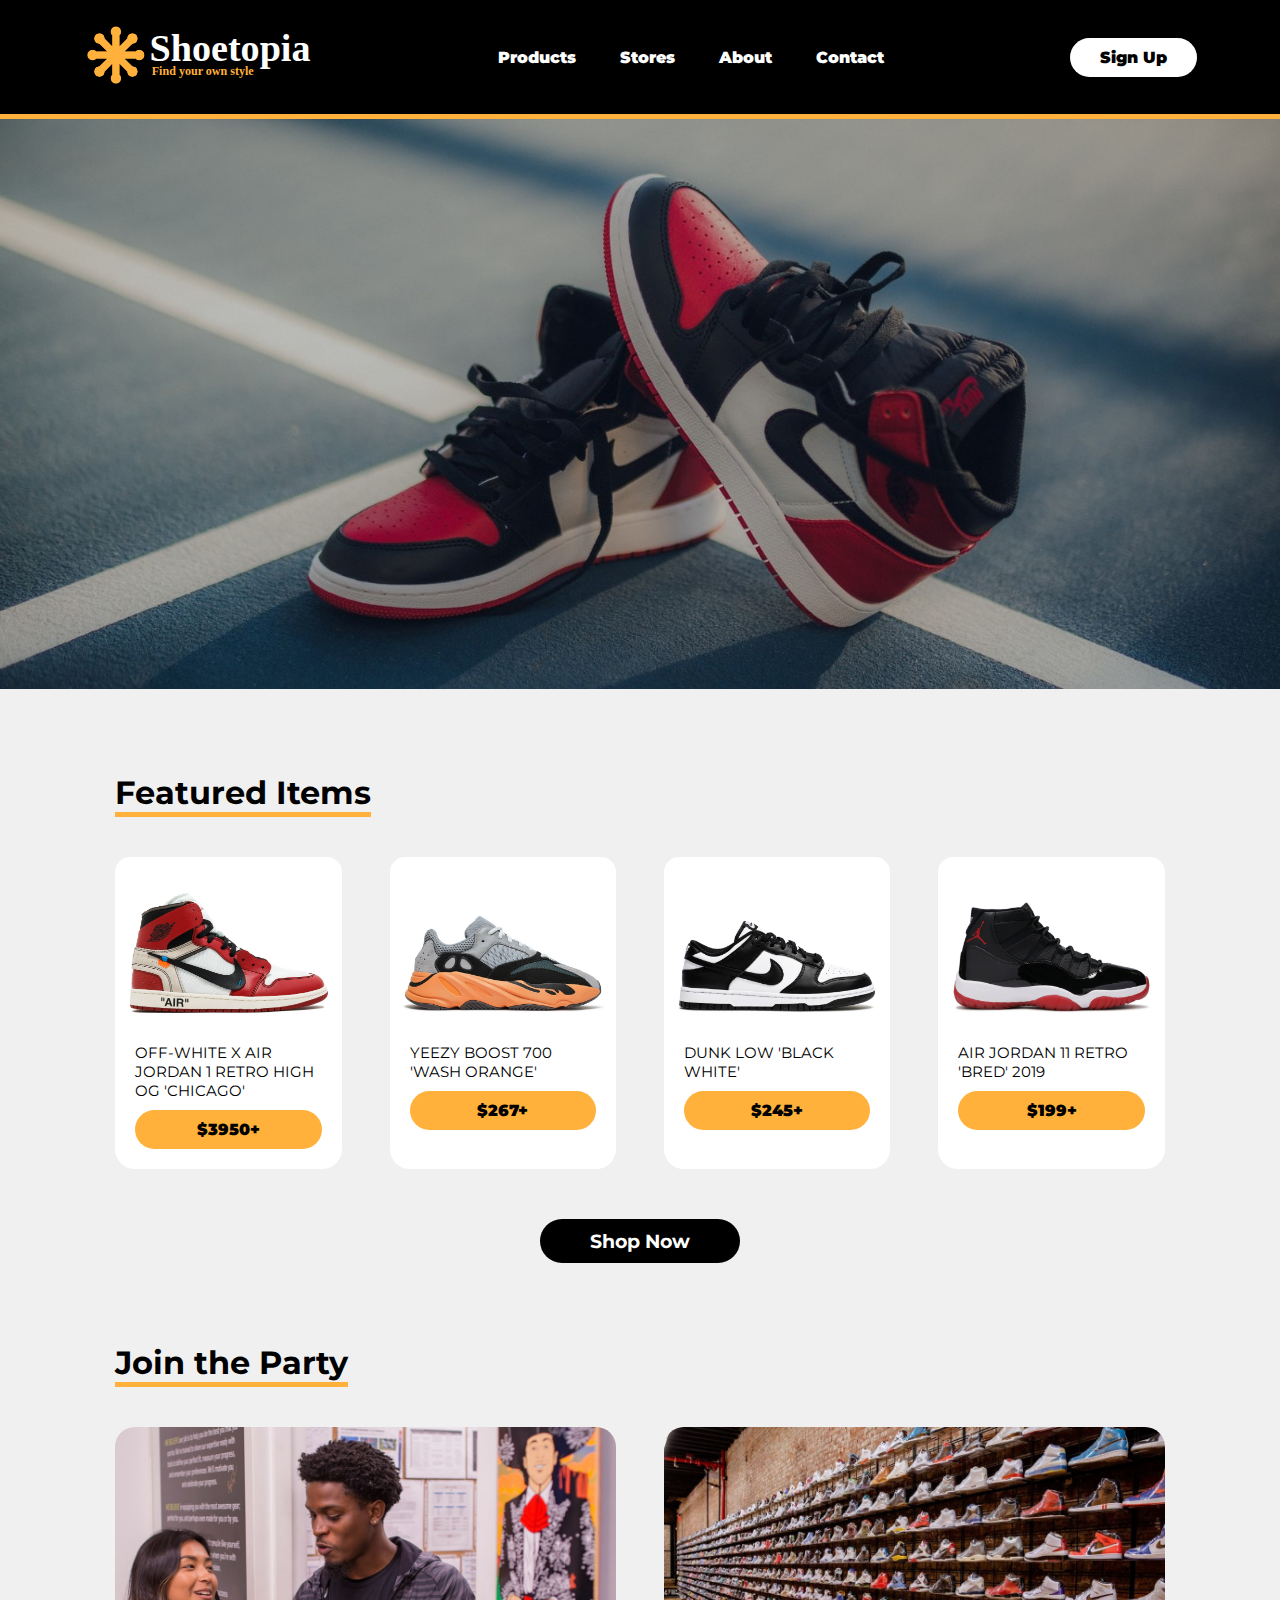
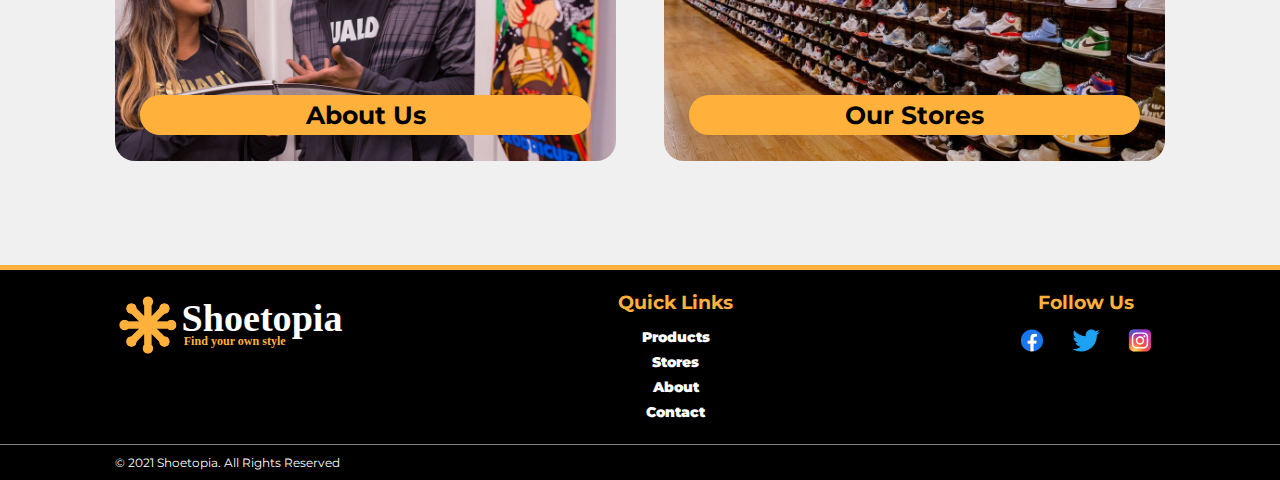
<file: index.html>
<!DOCTYPE html>
<html lang="en">

<head>
    <meta charset="utf-8">
    <meta name="viewport" content="width=device-width, initial-scale=1.0">
    <link rel="stylesheet" href="shoetopia-style.css">
    <title>Home - Shoetopia</title>
    <link rel="icon" href="images/logo/shoetopia.svg">
</head>

<body>

<!--HEADER WITH LOGO AND NAVIGATION-->

    <header>
        <a class="logo" href="#"><img src="images/logo/shoetopia_slogan.svg" alt="Logo"></a>
        <nav>
            <ul class="navigation">
                <li><a href="products.html">Products</a></li>
                <li><a href="stores.html">Stores</a></li>
                <li><a href="about.html">About</a></li>
                <li><a href="contact.html">Contact</a></li>
            </ul>
        </nav>
        <a href="signup.html" class="signup">Sign Up</a>

        <div class="dropdown">
            <img src="images/dropdown.png" alt="Dropdown Menu">
            <div class="dropdown-content">
              <a href="products.html">Products</a>
              <a href="stores.html">Stores</a>
              <a href="about.html">About</a>
              <a href="contact.html">Contact</a>
              <a href="signup.html">Sign Up</a>
            </div>
        </div>
    </header>

<!--MAIN IMAGE-->

    <div class="main">
        <picture>
            <source media="(min-width: 1600px)" srcset="images/main-img/jordan-4k.jpg">
            <source media="(min-width: 900px)" srcset="images/main-img/jordan-1080.jpg">
            <source media="(min-width: 600px)" srcset="images/main-img/jordan-hd.jpg">
            <img src="images/main-img/jordan-sdd.jpg" alt="Jordan Shoes">
        </picture>
    </div>

<!--FEATURED ITEMS-->

    <h1 class="subheading">Featured Items</h1>

    <div class="featured">
        <div class="featured_item">
            <img src="images/featured/featured1.jpg" alt="Featured Item 1">
            <div class="featured_descrip">
                <p>OFF-WHITE X AIR JORDAN 1 RETRO HIGH OG 'CHICAGO'</p>
                <a href="detail-view.html" target="_blank"><h2>$3950+</h2></a>
            </div>
        </div>
        <div class="featured_item">
            <img src="images/featured/featured2.jpg" alt="Featured Item 2">
            <div class="featured_descrip">
                <p>YEEZY BOOST 700 'WASH ORANGE'</p>
                <h2>$267+</h2>
            </div>
        </div>
        <div class="featured_item">
            <img src="images/featured/featured3.jpg" alt="Featured Item 3">
            <div class="featured_descrip">
                <p>DUNK LOW 'BLACK WHITE'</p>
                <h2>$245+</h2>
            </div>
        </div>
        <div class="featured_item">
            <img src="images/featured/featured4.jpg" alt="Featured Item 4">
            <div class="featured_descrip">
                <p>AIR JORDAN 11 RETRO 'BRED' 2019</p>
                <h2>$199+</h2>
            </div>
        </div>
    </div>

    <a class="shop-now" href="products.html"><h2>Shop Now</h2></a>

<!--OUR STORES AND ABOUT US SECTION-->

    <h1 class="subheading subheading2">Join the Party</h1>

    <div class="more">
        <div class="card">
            <img src="images/more-cards/about.jpg" alt="Two employees talking to each other">
            <a href="about.html"><h2>About Us</h2></a>
        </div>
        <div class="card">
            <img src="images/more-cards/stores.jpg" alt="A shoe store from the inside">
            <a href="stores.html"><h2>Our Stores</h2></a>
        </div>
    </div>

<!--FOOTER WITH NAVIGATION AND SOCIALS-->

    <footer>
        <picture>
            <source media="(min-width: 700px)" srcset="images/logo/shoetopia_slogan.svg">
            <source media="(min-width: 500px)" srcset="images/logo/shoetopia.svg">
            <img class="footer-logo" src="images/logo/shoetopia_slogan.svg" alt="Logo">
        </picture>

        <nav class="footerlinks">
            <h3 class="footertitles">Quick Links</h3>
            <ul>
                <li><a href="products.html">Products</a></li>
                <li><a href="stores.html">Stores</a></li>
                <li><a href="about.html">About</a></li>
                <li><a href="contact.html">Contact</a></li>
            </ul>
        </nav>

        <div class="socialmedialinks">
            <h3 class="footertitles">Follow Us</h3>
            <ul>
                <li><a href="https://www.facebook.com" target="_blank"><img src="images/socialmedia-img/facebooklogo.svg" alt="Facebook"></a></li>
                <li><a href="https://www.twitter.com" target="_blank"><img src="images/socialmedia-img/twitterlogo.svg" alt="Twitter"></a></li>
                <li><a href="https://www.instagram.com" target="_blank"><img src="images/socialmedia-img/instagramlogo.svg" alt="Instagram"></a></li>
            </ul>
        </div>
    </footer>
    <div id="copyright">
        <p>© 2021 Shoetopia. All Rights Reserved</p>
    </div>
</body>
</html>
</file>
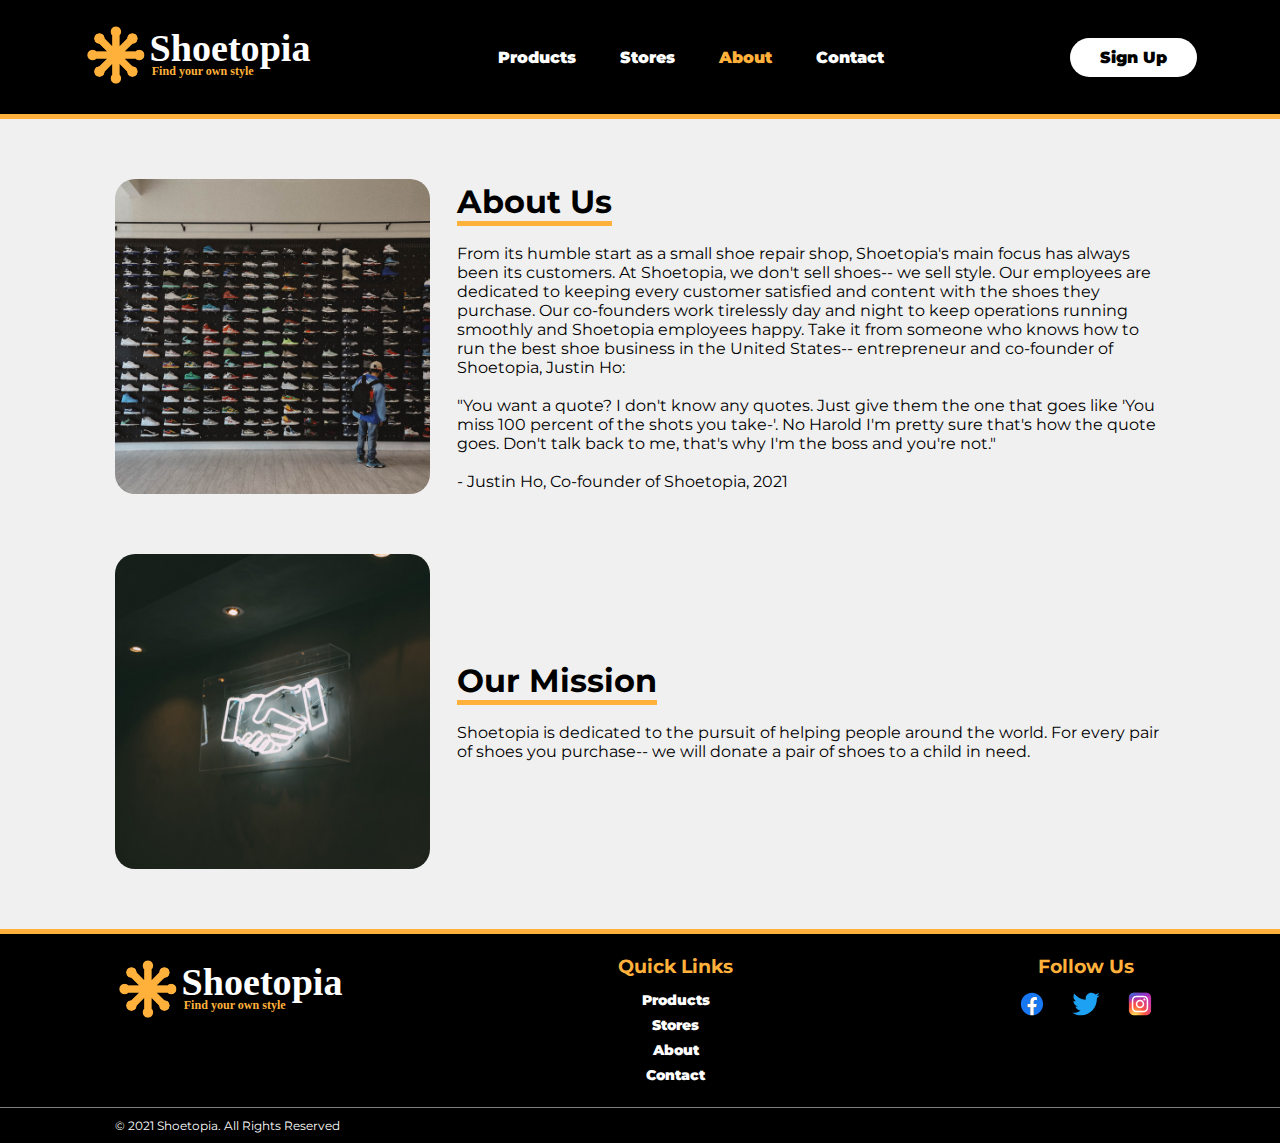
<file: about.html>
<!DOCTYPE html>
<html lang="en">

<head>
    <meta charset="utf-8">
    <meta name="viewport" content="width=device-width, initial-scale=1.0">
    <link rel="stylesheet" href="shoetopia-style.css">
    <title>About Us - Shoetopia</title>
    <link rel="icon" href="images/logo/shoetopia.svg">
</head>

<body>

<!--HEADER WITH LOGO AND NAVIGATION-->

    <header>
        <a class="logo" href="index.html"><img src="images/logo/shoetopia_slogan.svg" alt="Logo"></a>
        <nav>
            <ul class="navigation">
                <li><a href="products.html">Products</a></li>
                <li><a href="stores.html">Stores</a></li>
                <li><a href="#"><p class="reference">About</p></a></li>
                <li><a href="contact.html">Contact</a></li>
            </ul>
        </nav>
        <a href="signup.html" class="signup">Sign Up</a>

        <div class="dropdown">
            <img src="images/dropdown.png" alt="Dropdown Menu">
            <div class="dropdown-content">
              <a href="products.html">Products</a>
              <a href="stores.html">Stores</a>
              <a href="#">About</a>
              <a href="contact.html">Contact</a>
              <a href="signup.html">Sign Up</a>
            </div>
        </div>
    </header>

<!--ABOUT US AND OUR MISSION SECTIONS-->

    <div class="about-us-cards">
        <div class="about-card">
            <img src="images/about/about.jpg" alt="Shoe Store">
            <div class="content">
                <h1>About Us</h1>
                <p>From its humble start as a small shoe repair shop, Shoetopia's main focus has always been its customers. At Shoetopia, we don't sell shoes-- we sell style. Our employees are dedicated to
                keeping every customer satisfied and content with the shoes they purchase. Our co-founders work tirelessly day and night to keep operations running smoothly and Shoetopia employees happy. Take it from someone who knows how to run the best shoe business in the United States-- entrepreneur and co-founder of Shoetopia, Justin Ho:</p><br>
                <blockquote><p>"You want a quote? I don't know any quotes. Just give them the one that goes like 'You miss 100 percent of the shots you take-'. No Harold I'm pretty sure that's how the quote goes.
                Don't talk back to me, that's why I'm the boss and you're not."</p></blockquote><br>
                <p>- Justin Ho, Co-founder of Shoetopia, 2021</p>
            </div>
        </div>
        <div class="about-card">
            <img src="images/about/mission.jpg" alt="Hands Shaking">
            <div class="content">
                <h1>Our Mission</h1>
                <p>Shoetopia is dedicated to the pursuit of helping people around the world. For every pair of shoes you purchase-- we will donate a pair of shoes to a child in need.</p>
            </div>
        </div>
    </div>

<!--FOOTER WITH NAVIGATION AND SOCIALS-->

    <footer>
        <picture>
            <source media="(min-width: 700px)" srcset="images/logo/shoetopia_slogan.svg">
            <source media="(min-width: 500px)" srcset="images/logo/shoetopia.svg">
            <img class="footer-logo" src="images/logo/shoetopia_slogan.svg" alt="Logo">
        </picture>

        <nav class="footerlinks">
            <h3 class="footertitles">Quick Links</h3>
            <ul>
                <li><a href="products.html">Products</a></li>
                <li><a href="stores.html">Stores</a></li>
                <li><a href="#">About</a></li>
                <li><a href="contact.html">Contact</a></li>
            </ul>
        </nav>

        <div class="socialmedialinks">
            <h3 class="footertitles">Follow Us</h3>
            <ul>
                <li><a href="https://www.facebook.com" target="_blank"><img src="images/socialmedia-img/facebooklogo.svg" alt="Facebook"></a></li>
                <li><a href="https://www.twitter.com" target="_blank"><img src="images/socialmedia-img/twitterlogo.svg" alt="Twitter"></a></li>
                <li><a href="https://www.instagram.com" target="_blank"><img src="images/socialmedia-img/instagramlogo.svg" alt="Instagram"></a></li>
            </ul>
        </div>
    </footer>
    <div id="copyright">
        <p>© 2021 Shoetopia. All Rights Reserved</p>
    </div>
</body>
</html>
</file>
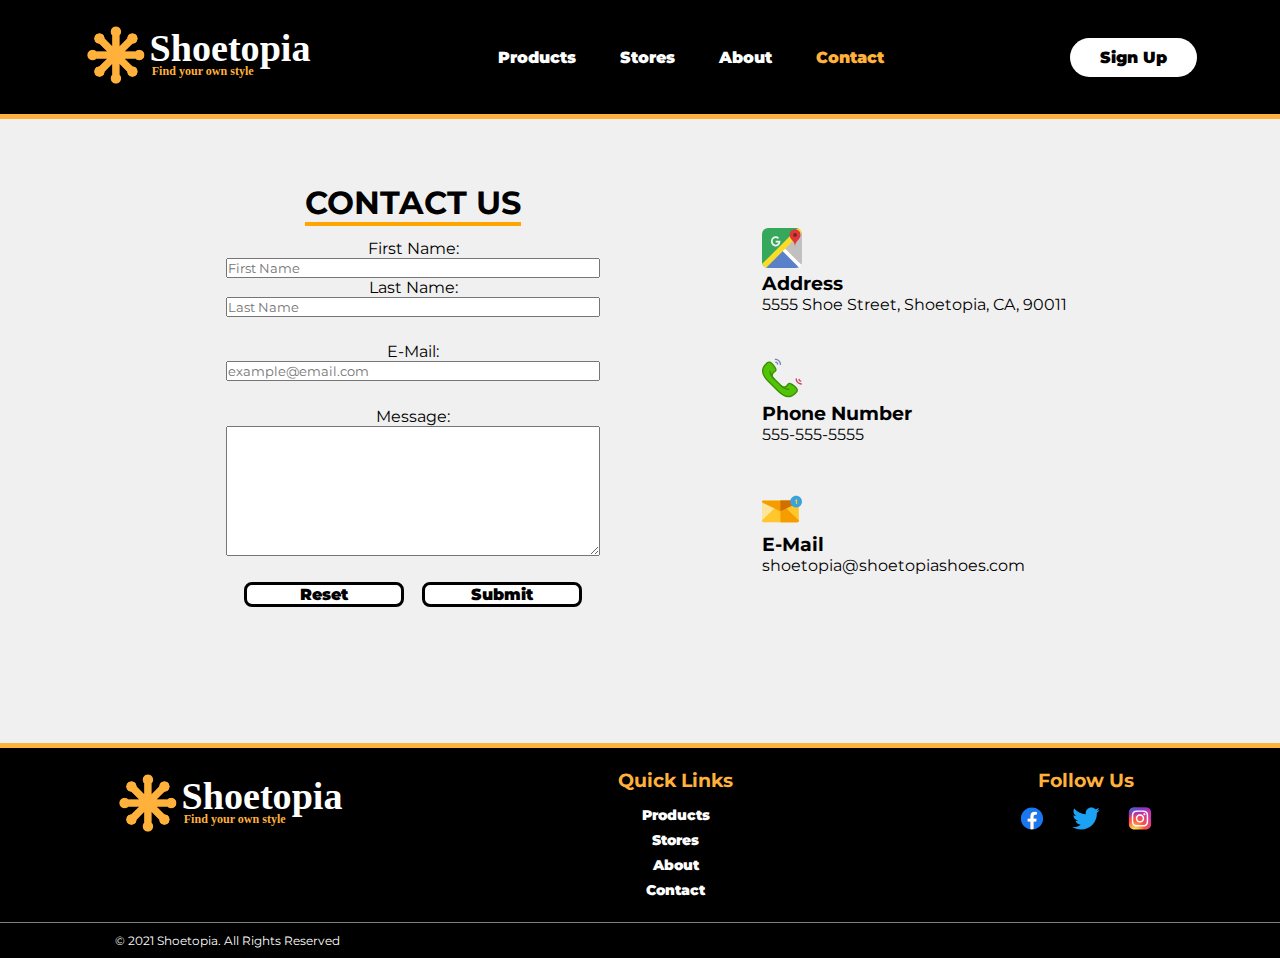
<file: contact.html>
<!DOCTYPE html>
<html lang="en">

<head>
    <meta charset="utf-8">
    <meta name="viewport" content="width=device-width, initial-scale=1.0">
    <link rel="stylesheet" href="shoetopia-style.css">
    <title>Contact Us - Shoetopia</title>
    <link rel="icon" href="images/logo/shoetopia.svg">
</head>

<body>

<!--HEADER WITH LOGO AND NAVIGATION-->

    <header>
        <a class="logo" href="index.html"><img src="images/logo/shoetopia_slogan.svg" alt="Logo"></a>
        <nav>
            <ul class="navigation">
                <li><a href="products.html">Products</a></li>
                <li><a href="stores.html">Stores</a></li>
                <li><a href="about.html">About</a></li>
                <li><a href="#"><p class="reference">Contact</p></a></li>
            </ul>
        </nav>
        <a href="signup.html" class="signup">Sign Up</a>

        <div class="dropdown">
            <img src="images/dropdown.png" alt="Dropdown Menu">
            <div class="dropdown-content">
              <a href="products.html">Products</a>
              <a href="stores.html">Stores</a>
              <a href="about.html">About</a>
              <a href="#">Contact</a>
              <a href="signup.html">Sign Up</a>
            </div>
        </div>
    </header>

    <div id="contactpagecontainer">
        <div class="contactformcontainer">

            <!--CONTACT US TEXT-->

            <div>
                <h1>CONTACT US</h1>
            </div>

            <!--CONTACT FORM-->

            <form action="https://roan-equinox-chauffeur.glitch.me/form_process" method="GET" class="contactform" target="_blank">
                <div>
                    <label for="firstname">First Name:</label>
                    <input type="text" name="firstname" placeholder="First Name" id="firstname" required>

                    <label for="lastname">Last Name:</label>
                    <input type="text" name="lastname" placeholder="Last Name" id="lastname" required>
                </div>
                
                <div>
                    <label for="email">E-Mail:</label>
                    <input type="email" name="email" id="email" placeholder="example@email.com" required>
                </div>
                
                <div>
                    <label for="message">Message:</label>
                    <textarea name="message" id="message" cols="25" rows="8" required></textarea>
                </div>

                <div id="contact-button-container">
                    <button type="reset">Reset</button>
                    <button type="submit">Submit</button>
                </div>
            </form>

        </div>

        <div class="contactinfo">
            

        <!--COMPANY'S CONTACT INFO AND RELATED ICONS-->
            
            <div>
                <img src="images/contact-icons/googlemapsicon.svg" alt="Google Maps">
                <h3>Address</h3>
                <p>5555 Shoe Street, Shoetopia, CA, 90011</p>
            </div>

            <div>
                <img src="images/contact-icons/phoneicon.svg" alt="Telephone">
                <h3>Phone Number</h3>
                <p>555-555-5555</p>
            </div>

            <div>
                <img src="images/contact-icons/email_icon.svg" alt="Mail">
                <h3>E-Mail</h3>
                <p>shoetopia@shoetopiashoes.com</p>
            </div>
        </div>
    </div>

<!--FOOTER WITH NAVIGATION AND SOCIALS-->

    <footer>
        <picture>
            <source media="(min-width: 700px)" srcset="images/logo/shoetopia_slogan.svg">
            <source media="(min-width: 500px)" srcset="images/logo/shoetopia.svg">
            <img class="footer-logo" src="images/logo/shoetopia_slogan.svg" alt="Logo">
        </picture>

        <nav class="footerlinks">
            <h3 class="footertitles">Quick Links</h3>
            <ul>
                <li><a href="products.html">Products</a></li>
                <li><a href="stores.html">Stores</a></li>
                <li><a href="about.html">About</a></li>
                <li><a href="#">Contact</a></li>
            </ul>
        </nav>

        <div class="socialmedialinks">
            <h3 class="footertitles">Follow Us</h3>
            <ul>
                <li><a href="https://www.facebook.com" target="_blank"><img src="images/socialmedia-img/facebooklogo.svg" alt="Facebook"></a></li>
                <li><a href="https://www.twitter.com" target="_blank"><img src="images/socialmedia-img/twitterlogo.svg" alt="Twitter"></a></li>
                <li><a href="https://www.instagram.com" target="_blank"><img src="images/socialmedia-img/instagramlogo.svg" alt="Instagram"></a></li>
            </ul>
        </div>
    </footer>
    <div id="copyright">
        <p>© 2021 Shoetopia. All Rights Reserved</p>
    </div>
</body>
</html>
</file>
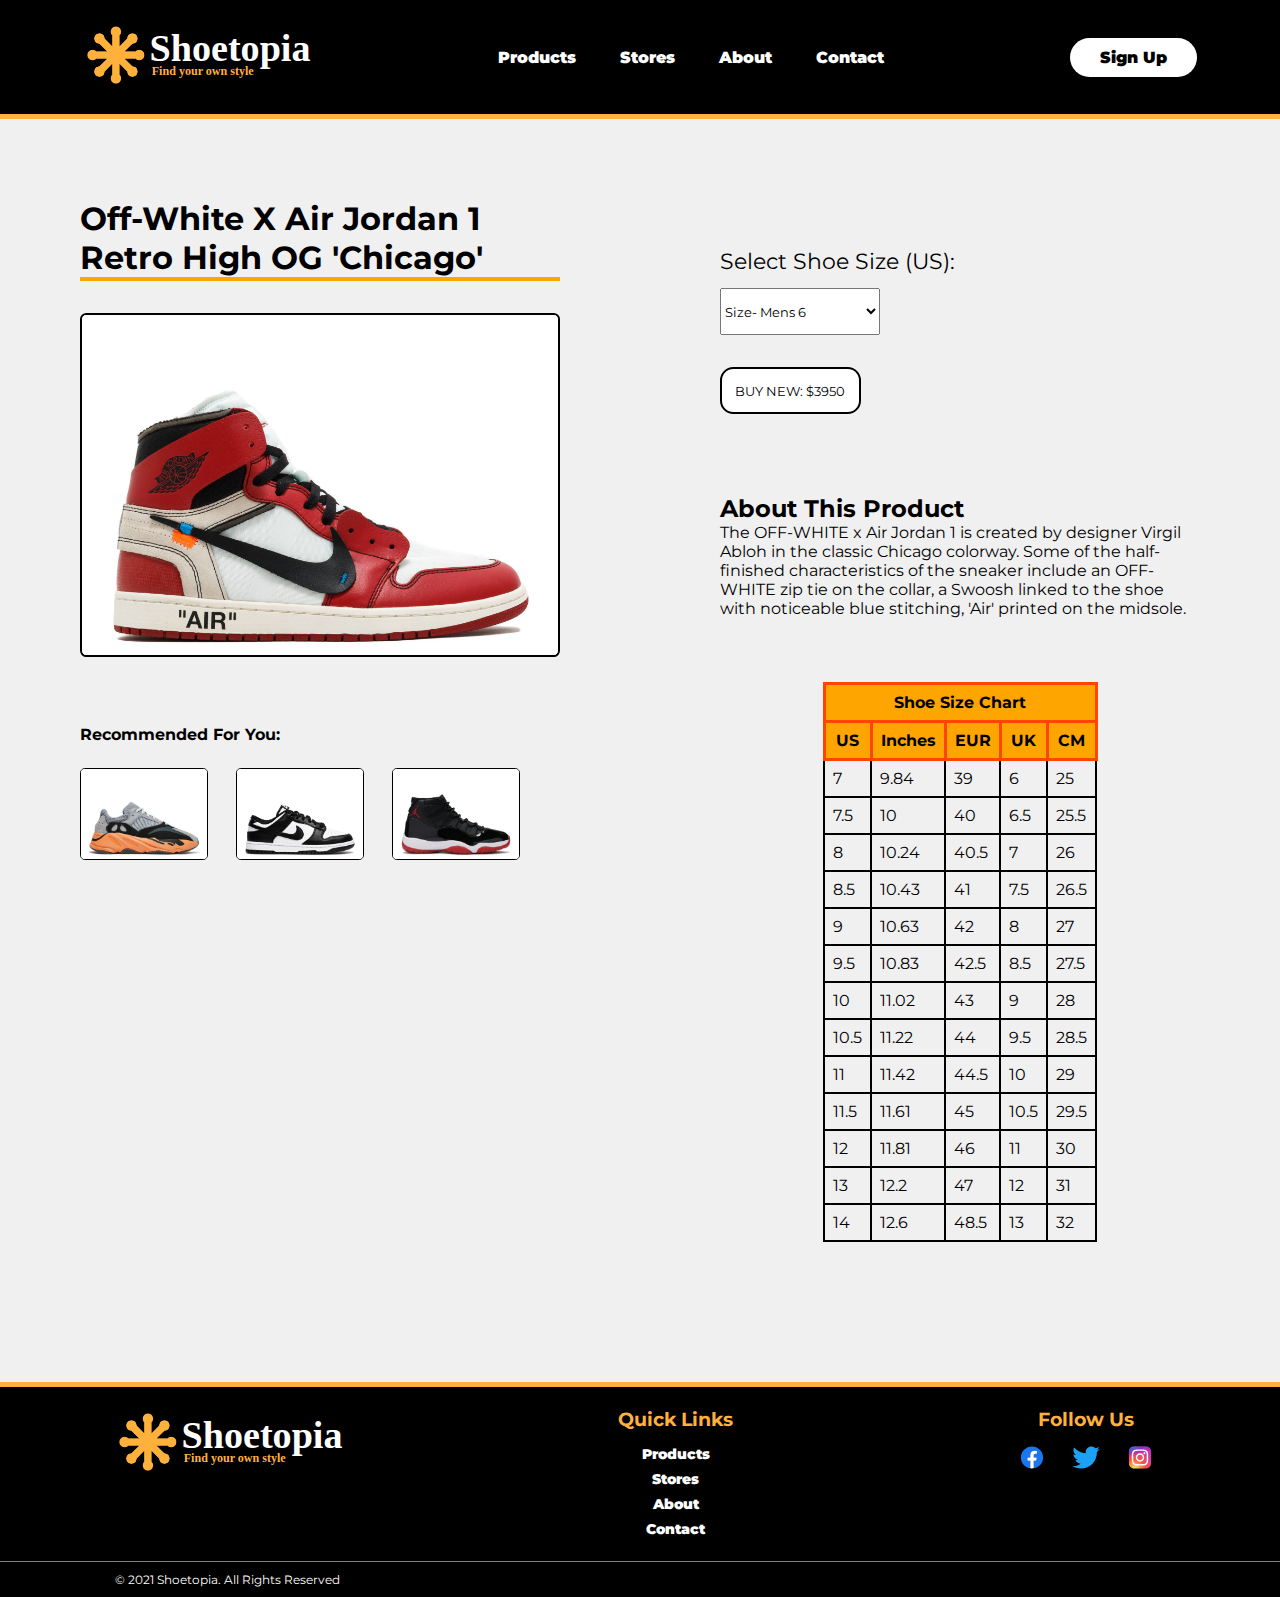
<file: detail-view.html>
<!DOCTYPE html>
<html lang="en">

<head>
    <meta charset="utf-8">
    <meta name="viewport" content="width=device-width, initial-scale=1.0">
    <link rel="stylesheet" href="shoetopia-style.css">
    <title>Off-White X Air Jordan 1 Retro High OG 'Chicago' - Shoetopia</title>
    <link rel="icon" href="images/logo/shoetopia.svg">
</head>

<body>

<!--HEADER WITH LOGO AND NAVIGATION-->

    <header>
        <a class="logo" href="index.html"><img src="images/logo/shoetopia_slogan.svg" alt="Logo"></a>
        <nav>
            <ul class="navigation">
                <li><a href="products.html">Products</a></li>
                <li><a href="stores.html">Stores</a></li>
                <li><a href="about.html">About</a></li>
                <li><a href="contact.html">Contact</a></li>
            </ul>
        </nav>
        <a href="signup.html" class="signup">Sign Up</a>

        <div class="dropdown">
            <img src="images/dropdown.png" alt="Dropdown Menu">
            <div class="dropdown-content">
              <a href="products.html">Products</a>
              <a href="stores.html">Stores</a>
              <a href="about.html">About</a>
              <a href="contact.html">Contact</a>
              <a href="signup.html">Sign Up</a>
            </div>
        </div>
    </header>

    <div class="detailedcontainer">

        <!--MAIN SHOE NAME AND IMAGE-->

        <div class="productdisplay">
            <div class="mainshoedisplay">
                <h1>Off-White X Air Jordan 1 Retro High OG 'Chicago'</h1>
                <img src="images/featured/featured1.jpg" alt="main featured shoe" id="mainshoeimg">
            </div>


        <!--RECOMMENDED SHOES IMAGES-->
        
            <div class="recommended">
                <h4>Recommended For You:</h4>
                <img src="images/featured/featured2.jpg" alt="featured shoe one">
                <img src="images/featured/featured3.jpg" alt="featured shoe two">
                <img src="images/featured/featured4.jpg" alt="featured shoe three">
            </div>
        </div>


        <!--FORM TO SELECT SHOE SIZE-->

        <div class="selection">
            <div class="sizeselect">
                <form method="GET" action="https://roan-equinox-chauffeur.glitch.me/form_process" target="_blank">
                    <label for="shoes">Select Shoe Size (US):</label>
                    <br>
                    <select name="mens-shoe" id="shoes">
                    <option value="size 6">Size- Mens 6</option>
                    <option value="size 7">Size- Mens 7</option>
                    <option value="size 8">Size- Mens 8</option>
                    <option value="size 9">Size- Mens 9</option>
                    <option value="size 10">Size- Mens 10</option>
                    <option value="size 11">Size- Mens 11</option>
                    <option value="size 12">Size- Mens 12</option>
                    <option value="size 13">Size- Mens 13</option>
                    <option value="size 14">Size- Mens 14</option>
                    <option value="size 15">Size- Mens 15</option>
                    </select>
                    <br><br>
                    <input type="submit" value="BUY NEW: $3950" id="buybutton">
                </form>
            </div>


            <!--PRODUCT DESCRIPTION-->

            <div class="product-info-container">

                <div class="productabout">
                    <h2>About This Product</h2>
                    <p>The OFF-WHITE x Air Jordan 1 is created by designer Virgil Abloh in the classic Chicago colorway. Some of the half-finished characteristics of the sneaker include an OFF-WHITE zip tie on the collar, a Swoosh linked to the shoe with noticeable blue stitching, 'Air' printed on the midsole.</p>
                </div>


            <!--TABLE FOR SHOE SIZE CONVERSION CHART--> 

                <div class="table-container">
                    <table>

                        <thead>
                            <tr>
                                <th colspan="5">Shoe Size Chart</th>
                            </tr>
                          <tr>
                            <th>US</th>
                            <th>Inches</th>
                            <th>EUR</th>
                            <th>UK</th>
                            <th>CM</th>
                          </tr>
                        </thead>
    
                        <tbody>
                          <tr>
                            <td>7</td>
                            <td>9.84</td>
                            <td>39</td>
                            <td>6</td>
                            <td>25</td>
                          </tr>
    
                          <tr>
                            <td>7.5</td>
                            <td>10</td>
                            <td>40</td>
                            <td>6.5</td>
                            <td>25.5</td>
                          </tr>
    
                          <tr>
                            <td>8</td>
                            <td>10.24</td>
                            <td>40.5</td>
                            <td>7</td>
                            <td>26</td>
                          </tr>
    
                          <tr>
                            <td>8.5</td>
                            <td>10.43</td>
                            <td>41</td>
                            <td>7.5<br></td>
                            <td>26.5</td>
                          </tr>
    
                          <tr>
                            <td>9</td>
                            <td>10.63</td>
                            <td>42</td>
                            <td>8</td>
                            <td>27</td>
                          </tr>
    
                          <tr>
                            <td>9.5</td>
                            <td>10.83</td>
                            <td>42.5</td>
                            <td>8.5</td>
                            <td>27.5</td>
                          </tr>
    
                          <tr>
                            <td>10</td>
                            <td>11.02</td>
                            <td>43</td>
                            <td>9</td>
                            <td>28</td>
                          </tr>
    
                          <tr>
                            <td>10.5</td>
                            <td>11.22</td>
                            <td>44</td>
                            <td>9.5</td>
                            <td>28.5</td>
                          </tr>
    
                          <tr>
                            <td>11</td>
                            <td>11.42</td>
                            <td>44.5</td>
                            <td>10</td>
                            <td>29</td>
                          </tr>
    
                          <tr>
                            <td>11.5</td>
                            <td>11.61</td>
                            <td>45</td>
                            <td>10.5</td>
                            <td>29.5</td>
                          </tr>
    
                          <tr>
                            <td>12</td>
                            <td>11.81</td>
                            <td>46</td>
                            <td>11</td>
                            <td>30</td>
                          </tr>
    
                          <tr>
                            <td>13</td>
                            <td>12.2</td>
                            <td>47</td>
                            <td>12</td>
                            <td>31</td>
                          </tr>
    
                          <tr>
                            <td>14</td>
                            <td>12.6</td>
                            <td>48.5</td>
                            <td>13</td>
                            <td>32</td>
                          </tr>
                        </tbody>
                    </table>
                </div>
            </div>
        </div>
    </div>

<!--FOOTER WITH NAVIGATION AND SOCIALS-->

    <footer>
        <picture>
            <source media="(min-width: 700px)" srcset="images/logo/shoetopia_slogan.svg">
            <source media="(min-width: 500px)" srcset="images/logo/shoetopia.svg">
            <img class="footer-logo" src="images/logo/shoetopia_slogan.svg" alt="Logo">
        </picture>

        <nav class="footerlinks">
            <h3 class="footertitles">Quick Links</h3>
            <ul>
                <li><a href="products.html">Products</a></li>
                <li><a href="stores.html">Stores</a></li>
                <li><a href="about.html">About</a></li>
                <li><a href="contact.html">Contact</a></li>
            </ul>
        </nav>

        <div class="socialmedialinks">
            <h3 class="footertitles">Follow Us</h3>
            <ul>
                <li><a href="https://www.facebook.com" target="_blank"><img src="images/socialmedia-img/facebooklogo.svg" alt="Facebook"></a></li>
                <li><a href="https://www.twitter.com" target="_blank"><img src="images/socialmedia-img/twitterlogo.svg" alt="Twitter"></a></li>
                <li><a href="https://www.instagram.com" target="_blank"><img src="images/socialmedia-img/instagramlogo.svg" alt="Instagram"></a></li>
            </ul>
        </div>
    </footer>
    <div id="copyright">
        <p>© 2021 Shoetopia. All Rights Reserved</p>
    </div>
</body>
</html>
</file>
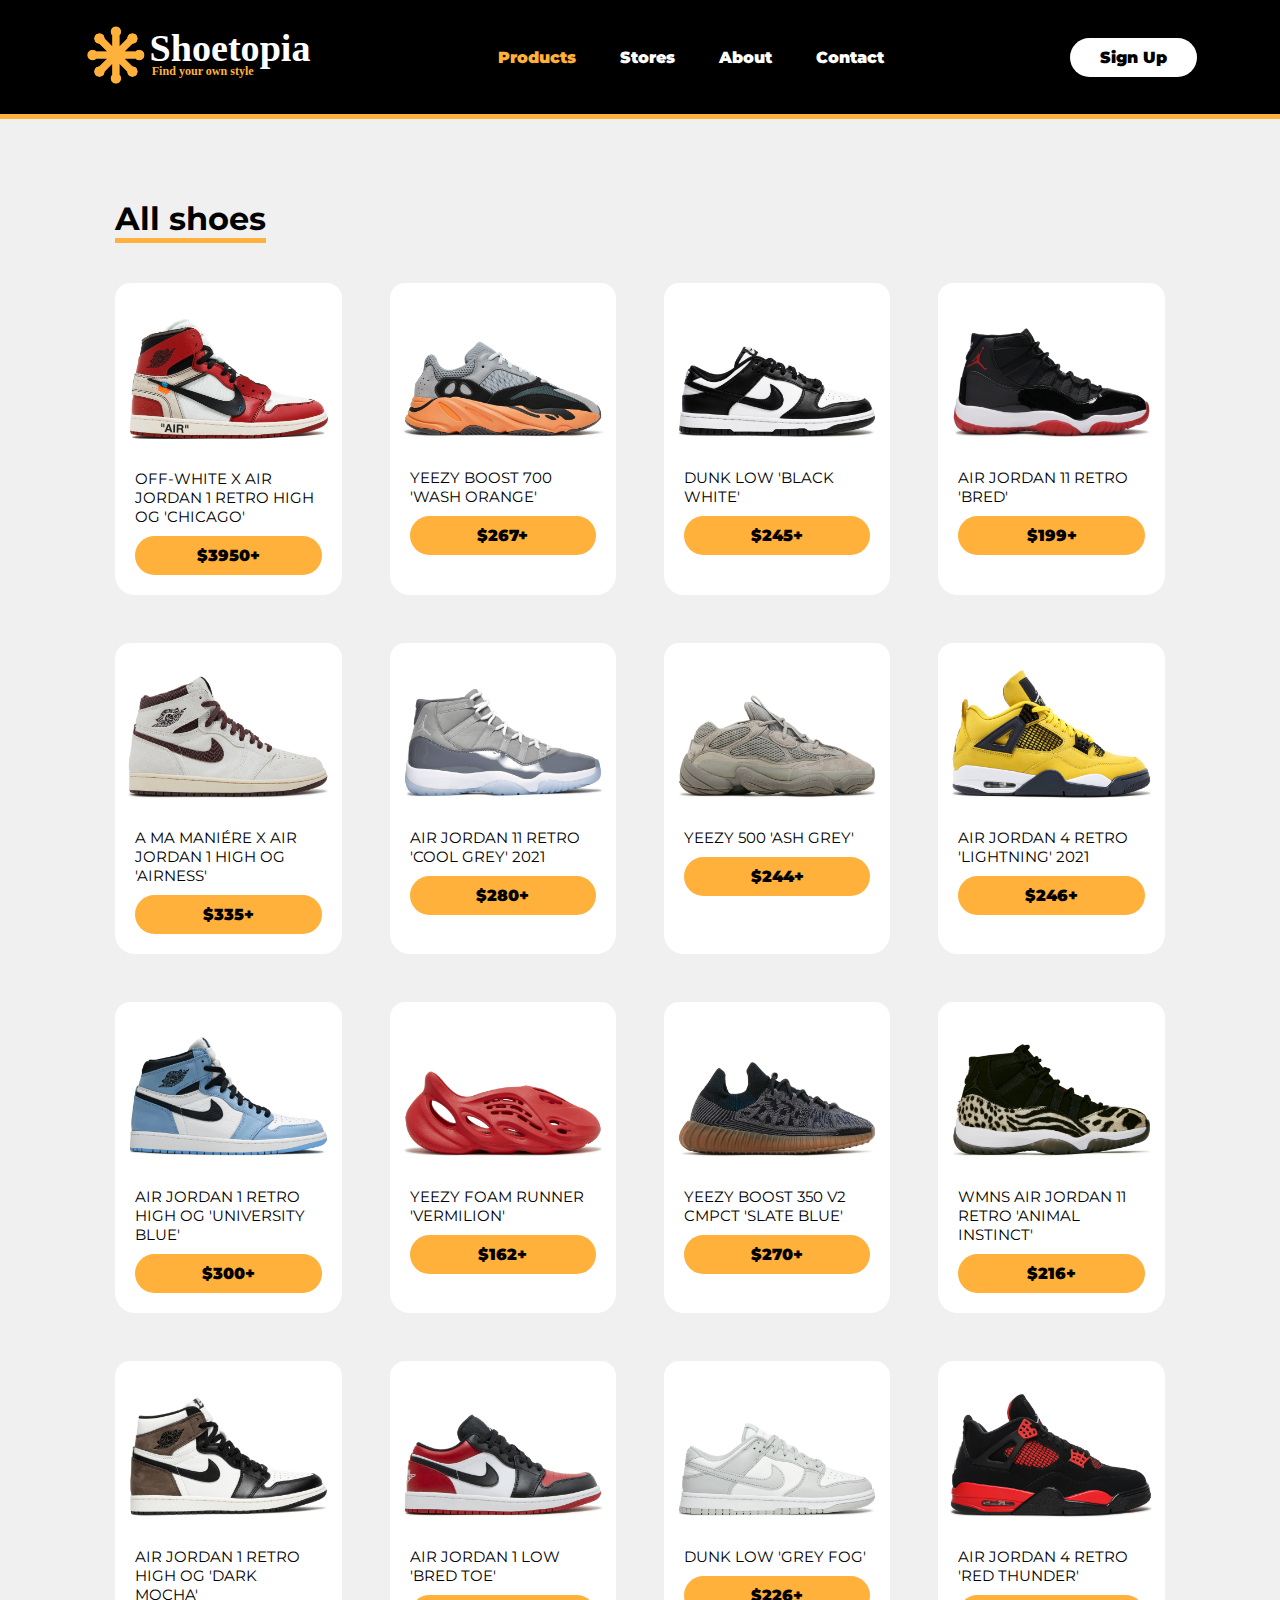
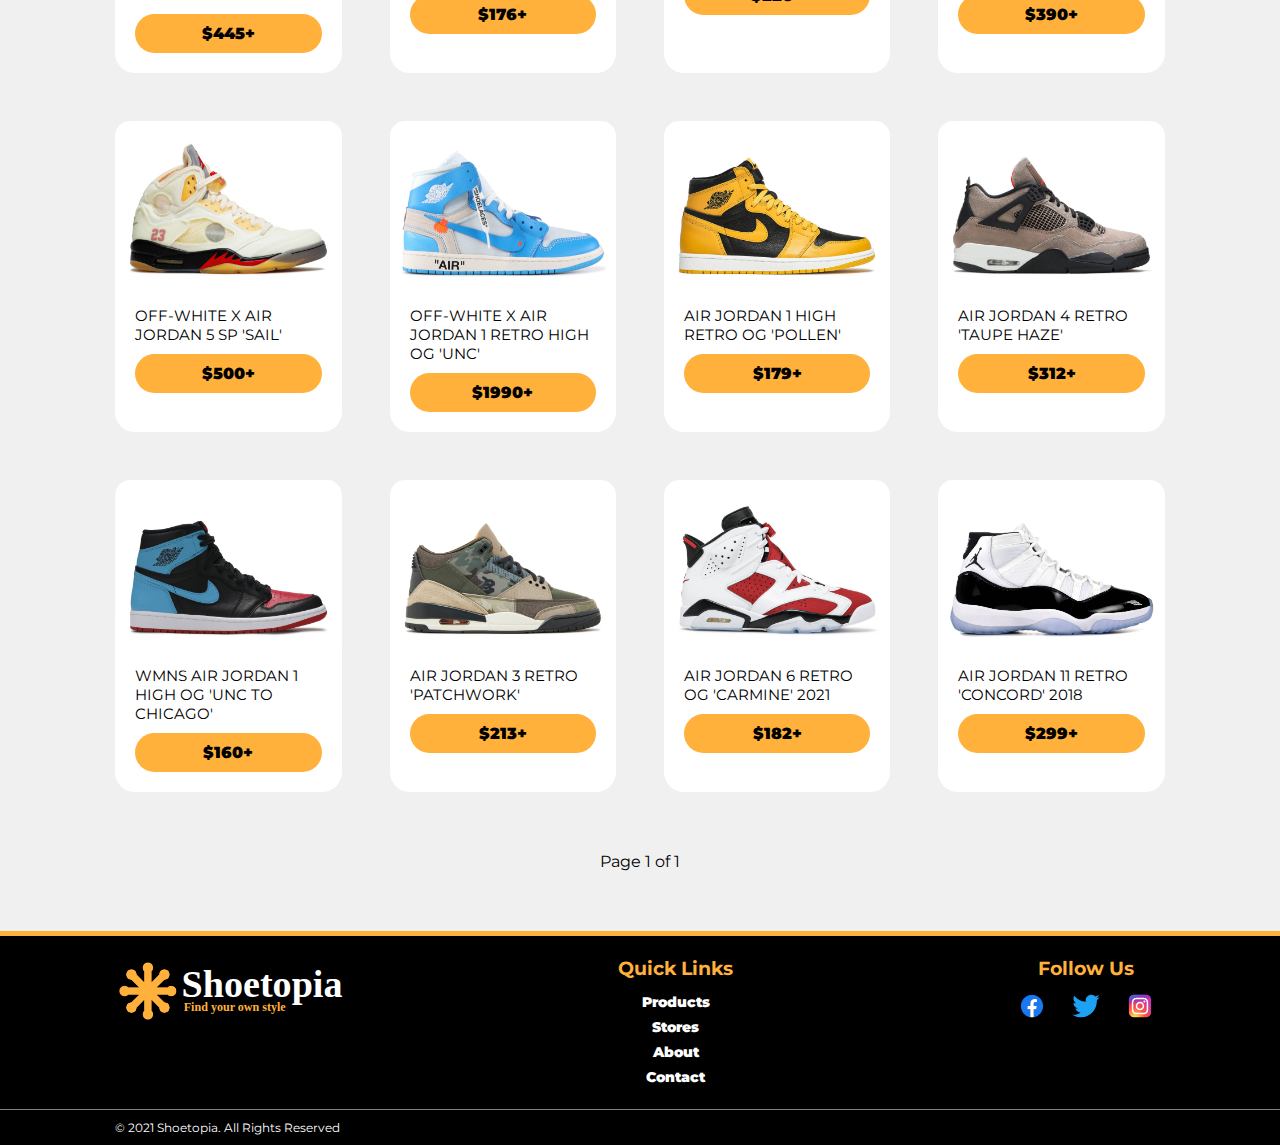
<file: products.html>
<!DOCTYPE html>
<html lang="en">

<head>
    <meta charset="utf-8">
    <meta name="viewport" content="width=device-width, initial-scale=1.0">
    <link rel="stylesheet" href="shoetopia-style.css">
    <title>Products - Shoetopia</title>
    <link rel="icon" href="images/logo/shoetopia.svg">
</head>

<body>

<!--HEADER WITH LOGO AND NAVIGATION-->

    <header>
        <a class="logo" href="index.html"><img src="images/logo/shoetopia_slogan.svg" alt="Logo"></a>
        <nav>
            <ul class="navigation">
                <li><a href="#"><p class="reference">Products</p></a></li>
                <li><a href="stores.html">Stores</a></li>
                <li><a href="about.html">About</a></li>
                <li><a href="contact.html">Contact</a></li>
            </ul>
        </nav>
        <a href="signup.html" class="signup">Sign Up</a>

        <div class="dropdown">
            <img src="images/dropdown.png" alt="Dropdown Menu">
            <div class="dropdown-content">
              <a href="#">Products</a>
              <a href="stores.html">Stores</a>
              <a href="about.html">About</a>
              <a href="contact.html">Contact</a>
              <a href="signup.html">Sign Up</a>
            </div>
        </div>
    </header>

<!--ALL PRODUCTS WITH DESCRIPTION AND PRICE TAGS-->

    <h1 class="subheading">All shoes</h1>

    <div class="featured">
        <div class="featured_item">
            <img src="images/featured/featured1.jpg" alt="Featured Item 1">
            <div class="featured_descrip">
                <p>OFF-WHITE X AIR JORDAN 1 RETRO HIGH OG 'CHICAGO'</p>
                <a href="detail-view.html" target="_blank"><h2>$3950+</h2></a>
            </div>
        </div>
        <div class="featured_item">
            <img src="images/featured/featured2.jpg" alt="Featured Item 2">
            <div class="featured_descrip">
                <p>YEEZY BOOST 700 'WASH ORANGE'</p>
                <h2>$267+</h2>
            </div>
        </div>
        <div class="featured_item">
            <img src="images/featured/featured3.jpg" alt="Featured Item 3">
            <div class="featured_descrip">
                <p>DUNK LOW 'BLACK WHITE'</p>
                <h2>$245+</h2>
            </div>
        </div>
        <div class="featured_item">
            <img src="images/featured/featured4.jpg" alt="Featured Item 4">
            <div class="featured_descrip">
                <p>AIR JORDAN 11 RETRO 'BRED'</p>
                <h2>$199+</h2>
            </div>
        </div>
        <div class="featured_item">
            <img src="images/featured/featured5.jpg" alt="Featured Item 5">
            <div class="featured_descrip">
                <p>A MA MANIÉRE X AIR JORDAN 1 HIGH OG 'AIRNESS'</p>
                <h2>$335+</h2>
            </div>
        </div>
        <div class="featured_item">
            <img src="images/featured/featured6.jpg" alt="Featured Item 6">
            <div class="featured_descrip">
                <p>AIR JORDAN 11 RETRO 'COOL GREY' 2021</p>
                <h2>$280+</h2>
            </div>
        </div>
        <div class="featured_item">
            <img src="images/featured/featured7.jpg" alt="Featured Item 7">
            <div class="featured_descrip">
                <p>YEEZY 500 'ASH GREY'</p>
                <h2>$244+</h2>
            </div>
        </div>
        <div class="featured_item">
            <img src="images/featured/featured8.jpg" alt="Featured Item 8">
            <div class="featured_descrip">
                <p>AIR JORDAN 4 RETRO 'LIGHTNING' 2021</p>
                <h2>$246+</h2>
            </div>
        </div>
        <div class="featured_item">
            <img src="images/featured/featured9.jpg" alt="Featured Item 9">
            <div class="featured_descrip">
                <p>AIR JORDAN 1 RETRO HIGH OG 'UNIVERSITY BLUE'</p>
                <h2>$300+</h2>
            </div>
        </div>
        <div class="featured_item">
            <img src="images/featured/featured10.jpg" alt="Featured Item 10">
            <div class="featured_descrip">
                <p>YEEZY FOAM RUNNER 'VERMILION'</p>
                <h2>$162+</h2>
            </div>
        </div>
        <div class="featured_item">
            <img src="images/featured/featured11.jpg" alt="Featured Item 11">
            <div class="featured_descrip">
                <p>YEEZY BOOST 350 V2 CMPCT 'SLATE BLUE'</p>
                <h2>$270+</h2>
            </div>
        </div>
        <div class="featured_item">
            <img src="images/featured/featured12.jpg" alt="Featured Item 12">
            <div class="featured_descrip">
                <p>WMNS AIR JORDAN 11 RETRO 'ANIMAL INSTINCT'</p>
                <h2>$216+</h2>
            </div>
        </div>
        <div class="featured_item">
            <img src="images/featured/featured13.jpg" alt="Featured Item 13">
            <div class="featured_descrip">
                <p>AIR JORDAN 1 RETRO HIGH OG 'DARK MOCHA'</p>
                <h2>$445+</h2>
            </div>
        </div>
        <div class="featured_item">
            <img src="images/featured/featured14.jpg" alt="Featured Item 14">
            <div class="featured_descrip">
                <p>AIR JORDAN 1 LOW 'BRED TOE'</p>
                <h2>$176+</h2>
            </div>
        </div>
        <div class="featured_item">
            <img src="images/featured/featured15.jpg" alt="Featured Item 15">
            <div class="featured_descrip">
                <p>DUNK LOW 'GREY FOG'</p>
                <h2>$226+</h2>
            </div>
        </div>
        <div class="featured_item">
            <img src="images/featured/featured16.jpg" alt="Featured Item 16">
            <div class="featured_descrip">
                <p>AIR JORDAN 4 RETRO 'RED THUNDER'</p>
                <h2>$390+</h2>
            </div>
        </div>
        <div class="featured_item">
            <img src="images/featured/featured17.jpg" alt="Featured Item 17">
            <div class="featured_descrip">
                <p>OFF-WHITE X AIR JORDAN 5 SP 'SAIL'</p>
                <h2>$500+</h2>
            </div>
        </div>
        <div class="featured_item">
            <img src="images/featured/featured18.jpg" alt="Featured Item 18">
            <div class="featured_descrip">
                <p>OFF-WHITE X AIR JORDAN 1 RETRO HIGH OG 'UNC'</p>
                <h2>$1990+</h2>
            </div>
        </div>
        <div class="featured_item">
            <img src="images/featured/featured19.jpg" alt="Featured Item 19">
            <div class="featured_descrip">
                <p>AIR JORDAN 1 HIGH RETRO OG 'POLLEN'</p>
                <h2>$179+</h2>
            </div>
        </div>
        <div class="featured_item">
            <img src="images/featured/featured20.jpg" alt="Featured Item 20">
            <div class="featured_descrip">
                <p>AIR JORDAN 4 RETRO 'TAUPE HAZE'</p>
                <h2>$312+</h2>
            </div>
        </div>
        <div class="featured_item">
            <img src="images/featured/featured21.jpg" alt="Featured Item 21">
            <div class="featured_descrip">
                <p>WMNS AIR JORDAN 1 HIGH OG 'UNC TO CHICAGO'</p>
                <h2>$160+</h2>
            </div>
        </div>
        <div class="featured_item">
            <img src="images/featured/featured22.jpg" alt="Featured Item 22">
            <div class="featured_descrip">
                <p>AIR JORDAN 3 RETRO 'PATCHWORK'</p>
                <h2>$213+</h2>
            </div>
        </div>
        <div class="featured_item">
            <img src="images/featured/featured23.jpg" alt="Featured Item 23">
            <div class="featured_descrip">
                <p>AIR JORDAN 6 RETRO OG 'CARMINE' 2021</p>
                <h2>$182+</h2>
            </div>
        </div>
        <div class="featured_item">
            <img src="images/featured/featured24.jpg" alt="Featured Item 24">
            <div class="featured_descrip">
                <p>AIR JORDAN 11 RETRO 'CONCORD' 2018</p>
                <h2>$299+</h2>
            </div>
        </div>
    </div>

    <div class="pages">
        <p>Page 1 of 1</p>
    </div>

<!--FOOTER WITH NAVIGATION AND SOCIALS-->

    <footer>
        <picture>
            <source media="(min-width: 700px)" srcset="images/logo/shoetopia_slogan.svg">
            <source media="(min-width: 500px)" srcset="images/logo/shoetopia.svg">
            <img class="footer-logo" src="images/logo/shoetopia_slogan.svg" alt="Logo">
        </picture>

        <nav class="footerlinks">
            <h3 class="footertitles">Quick Links</h3>
            <ul>
                <li><a href="#">Products</a></li>
                <li><a href="stores.html">Stores</a></li>
                <li><a href="about.html">About</a></li>
                <li><a href="contact.html">Contact</a></li>
            </ul>
        </nav>

        <div class="socialmedialinks">
            <h3 class="footertitles">Follow Us</h3>
            <ul>
                <li><a href="https://www.facebook.com" target="_blank"><img src="images/socialmedia-img/facebooklogo.svg" alt="Facebook"></a></li>
                <li><a href="https://www.twitter.com" target="_blank"><img src="images/socialmedia-img/twitterlogo.svg" alt="Twitter"></a></li>
                <li><a href="https://www.instagram.com" target="_blank"><img src="images/socialmedia-img/instagramlogo.svg" alt="Instagram"></a></li>
            </ul>
        </div>
    </footer>
    <div id="copyright">
        <p>© 2021 Shoetopia. All Rights Reserved</p>
    </div>
</body>
</html>
</file>
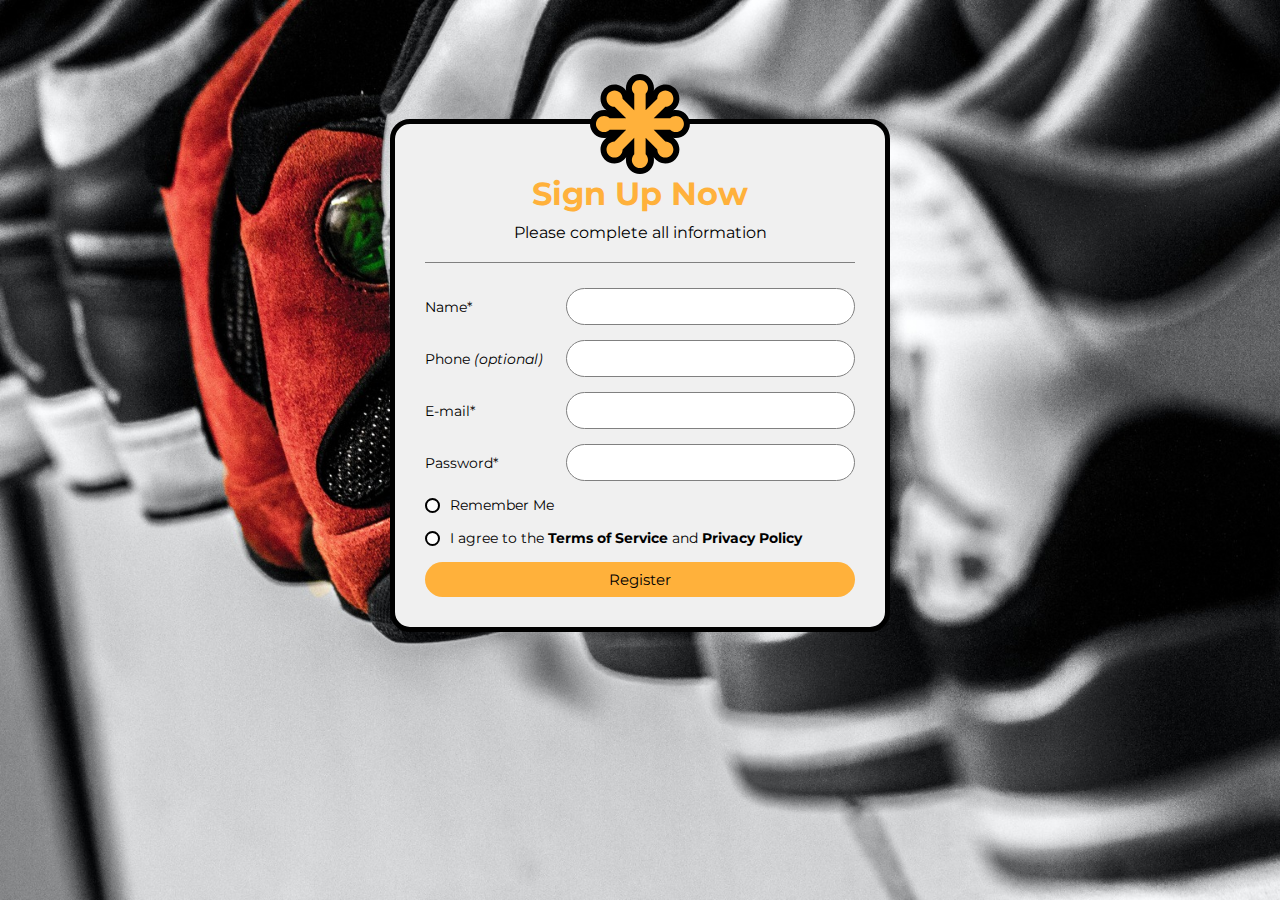
<file: signup.html>
<!DOCTYPE html>
<html lang="en">

<head>
    <meta charset="utf-8">
    <meta name="viewport" content="width=device-width, initial-scale=1.0">
    <link rel="stylesheet" href="shoetopia-style.css">
    <title>Sign Up - Shoetopia</title>
    <link rel="icon" href="images/logo/shoetopia.svg">
</head>

<body class="background">

<!--COMPLETE FORM-->

    <div class="center">
    <form class="formlayout" method="GET" action="https://roan-equinox-chauffeur.glitch.me/form_process">
        <img src="images/logo/shoetopia.svg" alt="Logo">
        <div class="title">
            <h1>Sign Up Now</h1>
            <p>Please complete all information</p>
        </div>
        <div class="form">
            <div class="input_field">
                <label>Name*</label>
                <input type="text" class="input" name="Name" required>
            </div>
            <div class="input_field">
                <label>Phone <em>(optional)</em></label>
                <input type="tel" class="input" name="Phone">
            </div>
            <div class="input_field">
                <label>E-mail*</label>
                <input type="email" class="input" name="E-mail" required>
            </div>
            <div class="input_field">
                <label>Password*</label>
                <input type="password" class="input" name="Password" required>
            </div>
            <div class="input_field check_me">
                <label class="check">
                    <input type="checkbox" name="Remember Me">
                    <span class="checkmark"></span>
                </label>
                <p>Remember Me</p>
            </div>
            <div class="input_field check_me">
                <label class="check">
                    <input type="checkbox" name="Accept to Terms" required>
                    <span class="checkmark"></span>
                </label>
                <p>I agree to the <strong>Terms of Service</strong> and <strong>Privacy Policy</strong></p>
            </div>
            <div class="submit">
                <input type="submit" value="Register" class="button">
            </div>
        </div>
    </form>
    </div>
</body>
</html>
</file>
<file: shoetopia-style.css>
@import url('https://fonts.googleapis.com/css2?family=Montserrat:wght@500&display=swap');

* {
    box-sizing: border-box;
    font-family: "Montserrat", sans-serif;
    margin: 0;
    padding: 0;
}

body {
    background-color: rgb(240, 240, 240);
}

.subheading {
    margin: 80px 9% 40px 9%;
    font-size: 2em;
    border-bottom: solid 5px rgba(255,177,59,1);
    width: fit-content;
}

.reference {
    color: rgba(255,177,59,1);
}

/******************** HEADER ********************/

li, a, button {
    font-weight: 1000;
    font-size: 16px;
    color: black;
    text-decoration: none;
}

header {
    display: flex;
    align-items: center;
    justify-content: space-around;
    padding: 20px 0;
    border-bottom: 5px solid rgba(255,177,59,1);
    background-color: black;
    width: 100%;
}

header img {
    height: 70px;
}

.navigation {
    list-style: none;
}

.navigation li {
    display: inline-block;
    padding: 0 20px;
}

.navigation li a {
    transition: all 0.3s ease;
    text-decoration: none;
    color: white;
}

.navigation li a:hover {
    color: rgba(255,177,59,1);
}

.signup {
    padding: 10px 30px;
    background-color: white;
    border: none;
    border-radius: 20px;
    cursor: pointer;
    transition: all 0.3s ease;
}

.signup:hover {
    background-color: rgba(255,177,59,1);
}

@media screen and (max-width: 900px) {
    .navigation {
        display: none;
    }
    .signup {
        display: none;
    }
}

.dropdown img {
    padding: 16px;
    font-size: 16px;
    display: none;
}
.dropdown {
    position: relative;
    display: inline-block;
    display: none;
}

.dropdown-content {
    display: none;
    position: absolute;
    right: 0px;
    background-color: white;
    min-width: 100px;
    text-align: center;
    border-radius: 20px;
}
  
.dropdown-content a {
    color: black;
    padding: 12px 16px;
    text-decoration: none;
    display: block;
    border-radius: 20px;
}
  
.dropdown-content a:hover {
    background-color: rgb(255, 193, 99);
    transition: all 0.3s ease;
}
  
.dropdown:hover .dropdown-content {
    display: block;
    transition: all 0.3s ease;
}


@media screen and (max-width: 900px) {
    .dropdown, .dropdown img {
        display: inline-block;
    }
}

/******************** SIGN UP ********************/

.background {
    background-image: url("images/signup/signup.jpg");
    background-repeat: no-repeat;
    background-attachment: fixed;
    background-position: center;
    background-size: cover;
}

.formlayout {
    max-width: 500px;
    width: 100%;
    margin: 8% auto 0;
    padding: 30px;
    background-color: rgb(240, 240, 240);
    border: solid black 5px;
    border-radius: 20px;
}

.formlayout img {
    width: 100px;
    margin-top: -80px;
    display: block;
    margin-left: auto;
    margin-right: auto;
}

.center {
    padding: 20px;
}

.title h1 {
    margin-bottom: 10px;
    color: rgba(255,177,59,1);
    text-align: center;
}

.title p {
    text-align: center;
    margin-bottom: 25px;
    border-bottom: 1px solid gray;
    padding-bottom: 20px;
}

.form {
    width: 100%;
}

.input_field {
    margin-bottom: 15px;
    display: flex;
    align-items: center;
}

.input_field label {
    width: 200px;
    margin-right: 10px;
    font-size: 14px;
}

.input {
    width: 100%;
    outline: none;
    border: 1px solid gray;
    font-size: 15px;
    padding: 8px 10px;
    border-radius: 20px;
    transition: all 0.3s ease;
}

.input:focus {
    border: 1px solid rgba(255,177,59,1);
}

.input_field p {
    font-size: 14px;
}

.input_field .check {
    width: 15px;
    height: 15px;
    position: relative;
    display: block;
    cursor: pointer;
}

.check input[type="checkbox"] {
    position: absolute;
    top: 0;
    left: 0;
    opacity: 0;
}

.checkmark {
    width: 15px;
    height: 15px;
    border: 2px solid black;
    display: block;
    position: relative;
    background: white;
    border-radius: 10px;
}

.check input[type="checkbox"]:checked ~ .checkmark {
    background: rgba(255,177,59,1);
}

.button {
    width: 100%;
    padding: 8px 10px;
    font-size: 15px;
    border: 0;
    background: rgba(255,177,59,1);
    cursor: pointer;
    border-radius: 20px;
    transition: all 0.3s ease;
}

.button:hover {
    background:rgb(255, 193, 99);
}

@media (max-width: 400px) {
    .input_field {
        flex-direction: column;
        align-items: flex-start;
    }

    .input_field label {
        margin-bottom: 5px;
    }
    
    .check_me {
        flex-direction: row;
    }
}

/******************** MAIN IMAGE ********************/

.main img {
    width: 100%;
}

/******************** FEATURED ********************/

.featured {
    display: grid;
    grid-template-columns: repeat(4, 1fr);
    grid-gap: 3em;
    justify-content: space-around;
    justify-items: center;
    margin: 0 9%;
}

.featured_item {
    background: white;
    border-radius: 20px;
    width: 100%;
    transition: all 0.3s ease;
}

.featured_item img {
    width: 100%;
    border-top-left-radius: 15px;
    border-top-right-radius: 15px;
}

.featured_descrip {
    padding: 20px;
}

.featured_descrip p {
    font-size: 15px;
}

.featured_descrip h2 {
    background:rgba(255,177,59,1);
    border-radius: 20px;
    padding: 10px 30px;
    font-weight: 1000;
    cursor: pointer;
    font-size: 16px;
    margin-top: 10px;
    text-align: center;
}

.featured_descrip h2:hover {
    background: rgb(255, 193, 99);
}

@media screen and (max-width: 1200px) {
    .featured {
        grid-template-columns: repeat(3, 1fr);
    }
}

@media screen and (max-width: 900px) {
    .featured {
        grid-template-columns: repeat(2, 1fr);
    }
}

@media screen and (max-width: 600px) {
    .featured {
        grid-template-columns: repeat(1, 1fr);
        grid-gap: 2em;
    }
}

.shop-now h2 {
    text-align: center;
    margin-top: 50px;
    background-color: black;
    cursor: pointer;
    padding: 10px 30px;
    width: 200px;
    border-radius: 50px;
    margin-left: auto;
    margin-right: auto;
    font-size: 1.2em;
    color: white;
}

.shop-now h2:hover {
    background: rgb(66, 66, 66);
}

/******************** MORE ********************/

.more {
    display: grid;
    grid-template-columns: repeat(2, 1fr);
    grid-gap: 3em;
    justify-items: center;
    margin: 0 9%;
}

.more h1 {
    margin-top: 2em;
    text-align: center;
}

.more img {
    border-radius: 20px;
    width: 100%;
}

.more h2 {
    position: relative;
    text-align: center;
    top: -70px;
    color: black;
    font-size: 25px;
    background: rgba(255,177,59,1);
    padding: 5px 0;
    cursor: pointer;
    border-radius: 20px;
    margin: 0 25px;
}

.more h2:hover {
    background: rgb(255, 193, 99);
}

@media screen and (max-width: 900px) {
    .more {
        grid-template-columns: 1fr;
        grid-gap: 10px;
    }
}

/******************** PRODUCTS ********************/

.pages p {
    margin-top: 60px;
    text-align: center;
}

/********************Detailed View********************/

.detailedcontainer{
    display: flex;
    justify-content: space-around;
    align-items: baseline;
}

.productdisplay{
    display: flex;
    flex-direction: column;
    padding: 5em;
}

#mainshoeimg{
    width: 30em;
    border: black solid .15em;
    border-radius: .4em;
}

.productdisplay img{
    width: 8em;
}

.selection{
    display: flex;
    flex-direction: column;
    padding: 5em;
}

.product-info-container{
    display: flex;
    margin-top: 5em;
    flex-direction: column;
}

.productabout{
    margin-bottom: 2em;
}

.table-container{
    display: flex;
    flex-direction: column;
    align-items: center;
    border-collapse: collapse;
    margin-top: 2em;
}

table{
    border-collapse: collapse;
}

table th{
    padding: .5em;
    background-color: orange;
    border: orangered solid .2em;
}

table td{
    padding: .5em;
    border: black solid .15em;
}

.recommended{
    margin-top: 4em;
}

.recommended img{
    border: black solid .1em;
    border-radius: .3em;
}

.recommended img{
    margin-right: 1.5em;
    margin-top: 1.5em;
}

#buybutton{
    border: black solid .2em;
    padding: 1em;
    border-radius: 1em;
    background-color: white;
}

#buybutton:hover{
    cursor: pointer;
    background-color: orange;
    transition: all 0.3s ease;
}

#buybutton:active{
    background-color: lightgrey;
}

@media screen and (max-width: 950px) {
    .detailedcontainer{
        flex-direction: column;
    }

    .mainshoedisplay{
        display: flex;
        flex-direction: column;
    }

}
@media screen and (max-width: 700px) {
    .detailedcontainer{
        flex-direction: column;
    }

    #mainshoeimg{
        width: 15em;
    }

    .mainshoedisplay{
        display: flex;
        flex-direction: column;
    }

    .recommended img{
        width: 4em;
    }

    .productabout{
        font-size: .8em;
    }

    .selection{
        padding-top: .5em;
    }

    .recommended img{
        margin-right: 0;
    }
}

.mainshoedisplay h1{
    display: inline-block;
    border-bottom: orange solid .15em;
    margin-bottom: 1em;
}

.sizeselect label{
    font-size: 1.4em;
}

.sizeselect select{
    margin-top: 1em;
    margin-bottom: 1em;
    height: 3.5em;
    width: 12em;
}

/******************** Contact Page ********************/

#contactpagecontainer{
    display: flex;
    justify-content: space-evenly;
    padding: 5%;
}

.contactformcontainer{
    text-align: center;
}

.contactformcontainer form div{
    display: flex;
    flex-direction: column;
    width: 25em;
    padding: .8em;
}

.contactformcontainer h1{
    display: inline-block;
    border-bottom: orange solid .15em;
}

#contact-button-container{
    display: flex;
    flex-direction: row;
    justify-content: space-evenly;    
}

#contact-button-container button{
    width: 10em;
    border-radius: .5em;
    border: black solid .2em;
    background-color: white;
}

#contact-button-container button:hover{
    background-color: orange;
    transition: .1s ease-in;
    cursor: pointer;
}

#contact-button-container button:active{
    background-color: lightgrey;
}

.contactinfo img{
    width: 2.5em;
}

.contactinfo{
    display: flex;
    flex-direction: column;
    justify-content: space-evenly;
}



@media screen and (max-width: 900px) {
    #contactpagecontainer{
        flex-direction: column;
    }

    .contactinfo{
        margin-top: 3em;
    }

    .contactinfo img{
        margin-top: 2.5em;
    }

    .contactformcontainer{
        display: flex;
        flex-direction: column;
        align-items: center;
    }

    .contactinfo{
        align-items: center;
        text-align: center;
    }
}

@media screen and (max-width: 450px) {
    .contactformcontainer form div{
        width: 15em;
        padding: .5em;
    }
}

/******************** ABOUT ********************/

.about-card {
    display: grid;
    grid-template-columns: 30% 1fr;
    gap: 3vh;
    margin: 0 9%;
    margin-top: 60px;
}

.about-card img {
    width: 100%;
    border-radius: 20px;
}

.content {
    align-self: center;
}

.about-card h1 {
    margin-bottom: 2vh;
    border-bottom: solid 5px rgba(255,177,59,1);
    width: fit-content;
}

@media screen and (max-width: 600px) {
    .about-card {
        grid-template-columns: 1fr;
    }
}

/******************** Stores Page ********************/

.store-page-container{
    display: flex;
    flex-direction: column;
    align-items: center;
}

.store-page-container h1{
    font-size: 3em;
    margin: 1em;
    border-bottom: orange solid .15em;
}

.store-1, .store-2, .store-3, .store-4{
    padding: .7em;
    margin: 3em;
}

.store-section-1{
    display: flex;
}

.store-1{
    display: flex;
    flex-direction: column;
    border: black solid .3em;
    align-items: center;
    border-radius: 1em;
    background-color: rgb(199, 199, 199);
}

.store-page-container img{
    width: 20em;
    height: 13em;
    border-radius: 1em;
    border: orange solid .3em;
}

.store-page-container img:hover{
    border: blue solid .3em;
    width: 20.1em;
    height: 13.1em;
}

.store-page-container img:active{
    width: 20em;
    height: 13em;
    border: gray solid .3em;
}

.substore-container{
    display: flex;
    flex-direction: row;
    flex-wrap: wrap;
    justify-content: center;
    width: 38em;
}

.substore-container h3{
    border-bottom: orange solid .15em;
    margin-bottom: .5em;
}

.substore{
    margin: 2em 1em;
    text-align: center;
}

.store-2{
    display: flex;
    flex-direction: column;
    border: black solid .3em;
    align-items: center;
    border-radius: 1em;
    background-color: rgb(199, 199, 199);
}

.store-section-2{
    display: flex;
}

.store-3{
    display: flex;
    flex-direction: column;
    border: black solid .3em;
    align-items: center;
    border-radius: 1em;
    background-color: rgb(199, 199, 199);
}


.store-4{
    display: flex;
    flex-direction: column;
    border: black solid .3em;
    align-items: center;
    border-radius: 1em;
    background-color: rgb(199, 199, 199);
}

@media screen and (max-width: 1400px) {
    .substore-container{
        flex-direction: column;
        width: fit-content;
        text-align: center;
    }

    .store-section-1, .store-section-2{
        flex-direction: column;
    }

    .store-1, .store-2, .store-3, .store-4{
        width: 34em;
    }
}

@media screen and (max-width: 600px) {
    .store-1, .store-2, .store-3, .store-4{
        width: 18em;
    }

    .store-page-container img{
        width: 15em;
        height: 12em;
        border-radius: 1em;
        border: orange solid .3em;
    }
    
    .store-page-container img:hover{
        border: blue solid .3em;
        width: 15.1em;
        height: 12.1em;
    }
    
    .store-page-container img:active{
        width: 15em;
        height: 12em;
        border: gray solid .3em;
    }
}

/******************** FOOTER ********************/

footer {
    margin-top: 60px;
    background-color: black;
    color: white;
    border-top: rgba(255,177,59,1) solid 5px;
    display: flex;
    justify-content: space-between;
    text-align: center;
    padding: 20px 9%;
}

.footer-logo {
    height: 70px;
}

.footerlinks li{
    padding: 3px;
    list-style: none;
}

.footerlinks li a{
    text-decoration: none;
    color: white;
    font-size: 0.9em;
}

.footerlinks li a:hover{
    color: rgba(255,177,59,1);
    transition: all 0.3s ease;
}

.footertitles{
    color: rgba(255,177,59,1);
    font-size: 1.2em;
    padding-bottom: 0.5em;
}

.socialmedialinks li{
    display: inline;
}

.socialmedialinks li img{
    width: 50px;
}

@media screen and (max-width: 500px) {
    footer {
        display: block;
        text-align: left;
    }
    
    .footertitles {
        padding-top: 10px;
    }
}

#copyright{
    font-size: 12px;
    background-color: black;
    color: white;
    padding: 10px 9%;
    border-top: grey 1px solid;
}
</file>
